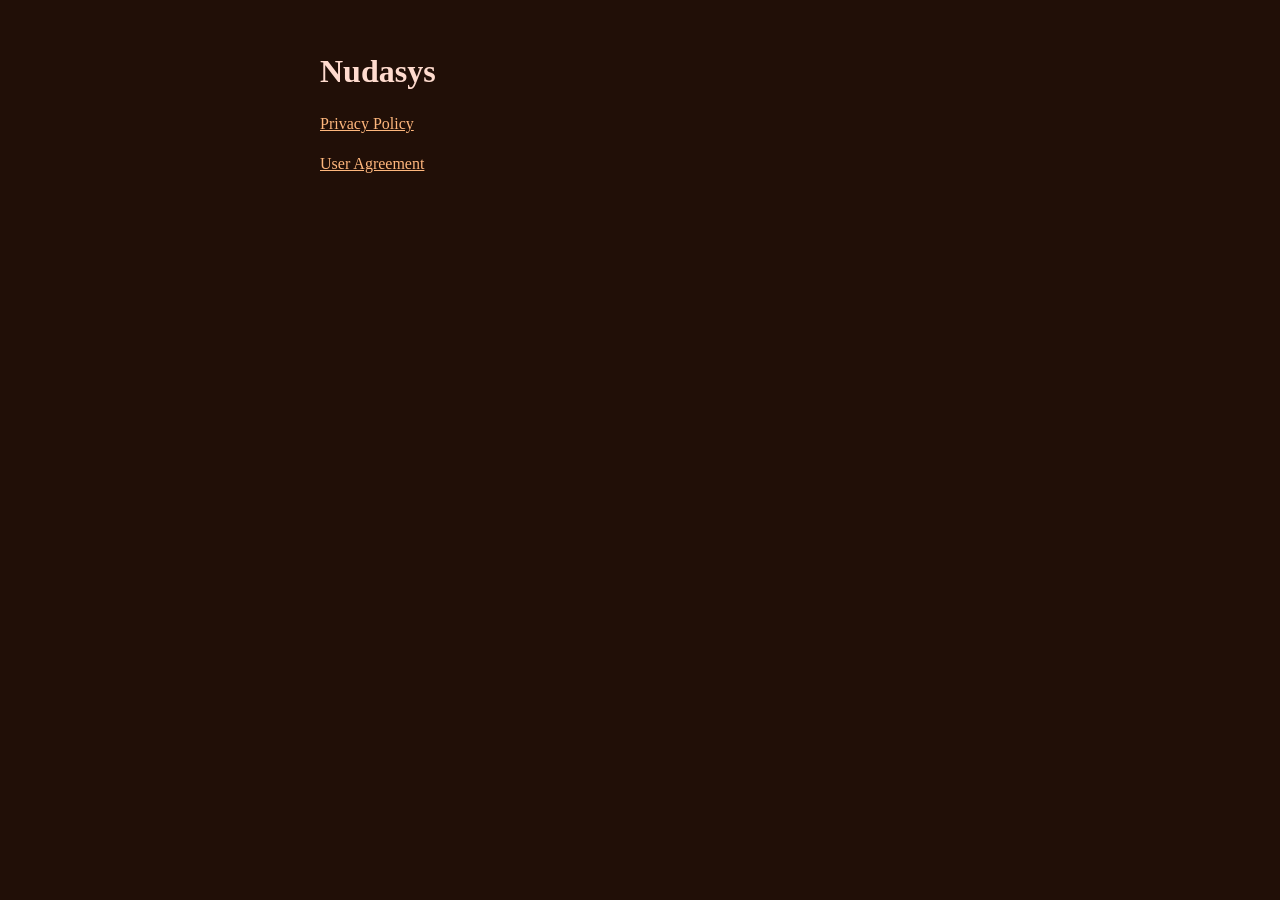
<file: index.html>
<!DOCTYPE html>
<html lang="en">
<head>
  <meta charset="utf-8">
  <meta name="viewport" content="width=device-width, initial-scale=1">
  <title>Nudasys</title>
  <link rel="stylesheet" href="legal.css">
</head>
<body>
  <main>
    <h1>Nudasys</h1>
    <p><a href="privacy-policy.html">Privacy Policy</a></p>
    <p><a href="user-agreement.html">User Agreement</a></p>
  </main>
</body>
</html>
</file>
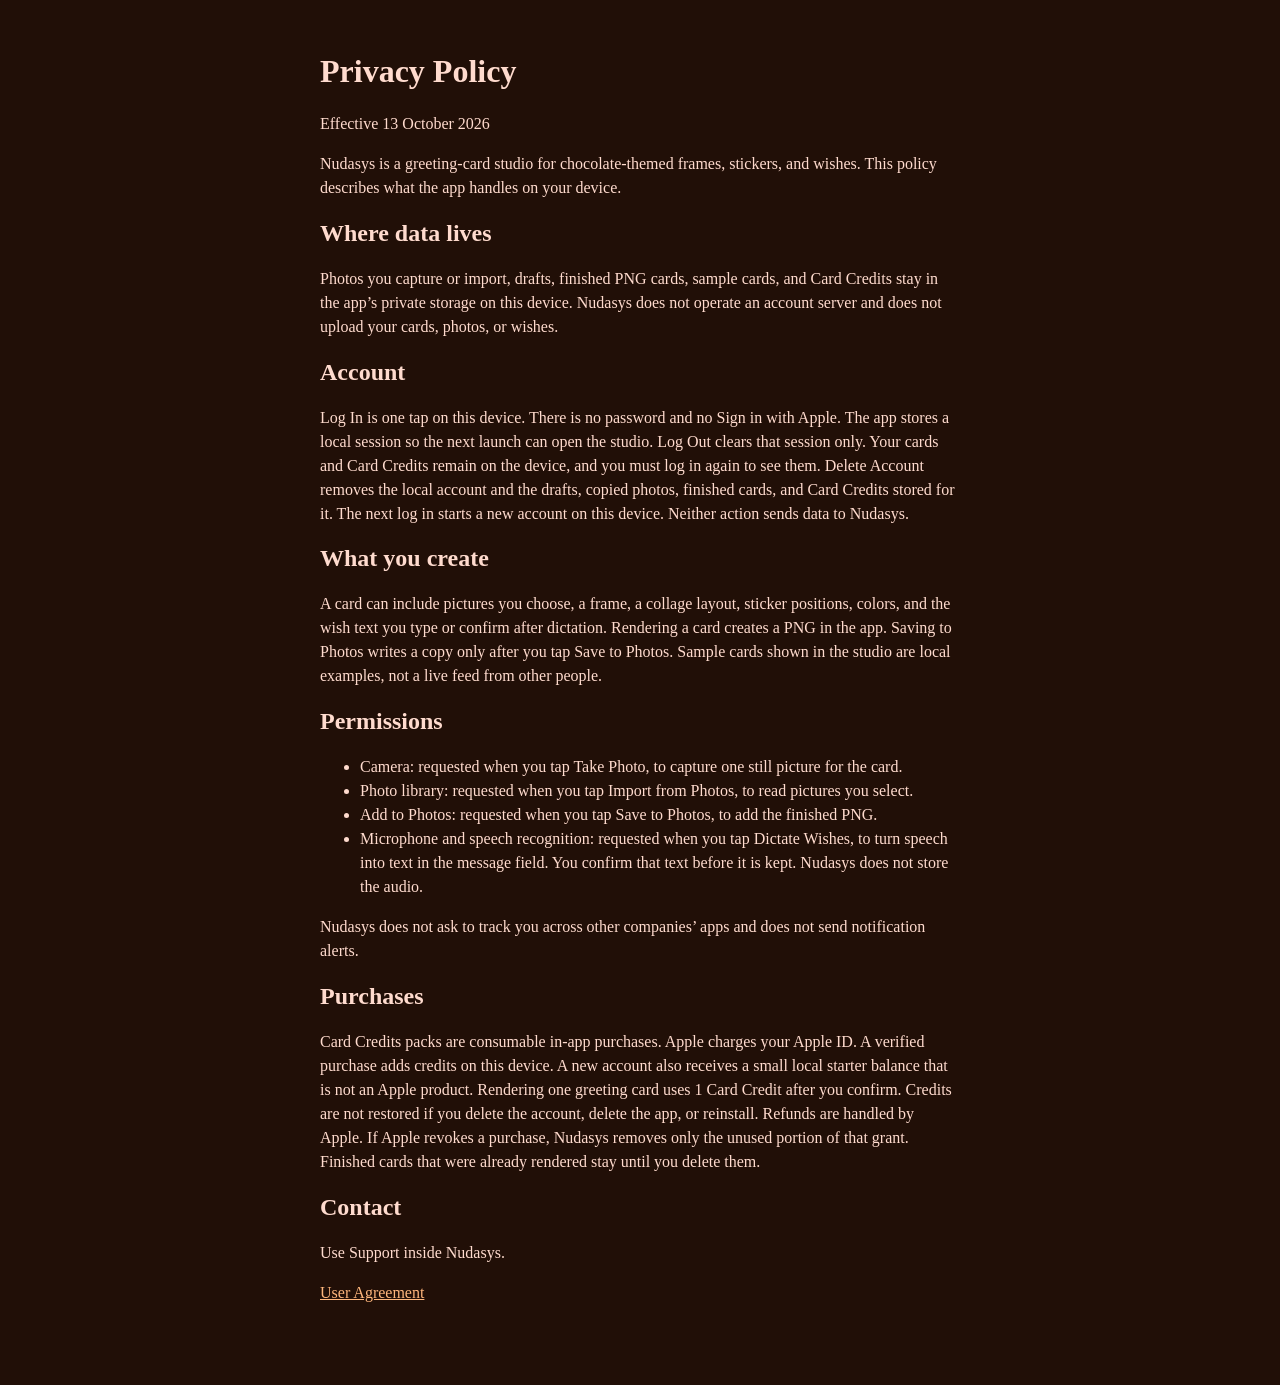
<file: privacy-policy.html>
<!DOCTYPE html>
<html lang="en">
<head>
  <meta charset="utf-8">
  <meta name="viewport" content="width=device-width, initial-scale=1">
  <title>Nudasys Privacy Policy</title>
  <link rel="stylesheet" href="legal.css">
</head>
<body>
  <main>
    <h1>Privacy Policy</h1>
    <p>Effective 13 October 2026</p>
    <p>Nudasys is a greeting-card studio for chocolate-themed frames, stickers, and wishes. This policy describes what the app handles on your device.</p>
    <h2>Where data lives</h2>
    <p>Photos you capture or import, drafts, finished PNG cards, sample cards, and Card Credits stay in the app’s private storage on this device. Nudasys does not operate an account server and does not upload your cards, photos, or wishes.</p>
    <h2>Account</h2>
    <p>Log In is one tap on this device. There is no password and no Sign in with Apple. The app stores a local session so the next launch can open the studio. Log Out clears that session only. Your cards and Card Credits remain on the device, and you must log in again to see them. Delete Account removes the local account and the drafts, copied photos, finished cards, and Card Credits stored for it. The next log in starts a new account on this device. Neither action sends data to Nudasys.</p>
    <h2>What you create</h2>
    <p>A card can include pictures you choose, a frame, a collage layout, sticker positions, colors, and the wish text you type or confirm after dictation. Rendering a card creates a PNG in the app. Saving to Photos writes a copy only after you tap Save to Photos. Sample cards shown in the studio are local examples, not a live feed from other people.</p>
    <h2>Permissions</h2>
    <ul>
      <li>Camera: requested when you tap Take Photo, to capture one still picture for the card.</li>
      <li>Photo library: requested when you tap Import from Photos, to read pictures you select.</li>
      <li>Add to Photos: requested when you tap Save to Photos, to add the finished PNG.</li>
      <li>Microphone and speech recognition: requested when you tap Dictate Wishes, to turn speech into text in the message field. You confirm that text before it is kept. Nudasys does not store the audio.</li>
    </ul>
    <p>Nudasys does not ask to track you across other companies’ apps and does not send notification alerts.</p>
    <h2>Purchases</h2>
    <p>Card Credits packs are consumable in-app purchases. Apple charges your Apple ID. A verified purchase adds credits on this device. A new account also receives a small local starter balance that is not an Apple product. Rendering one greeting card uses 1 Card Credit after you confirm. Credits are not restored if you delete the account, delete the app, or reinstall. Refunds are handled by Apple. If Apple revokes a purchase, Nudasys removes only the unused portion of that grant. Finished cards that were already rendered stay until you delete them.</p>
    <h2>Contact</h2>
    <p>Use Support inside Nudasys.</p>
    <p><a href="user-agreement.html">User Agreement</a></p>
  </main>
</body>
</html>
</file>
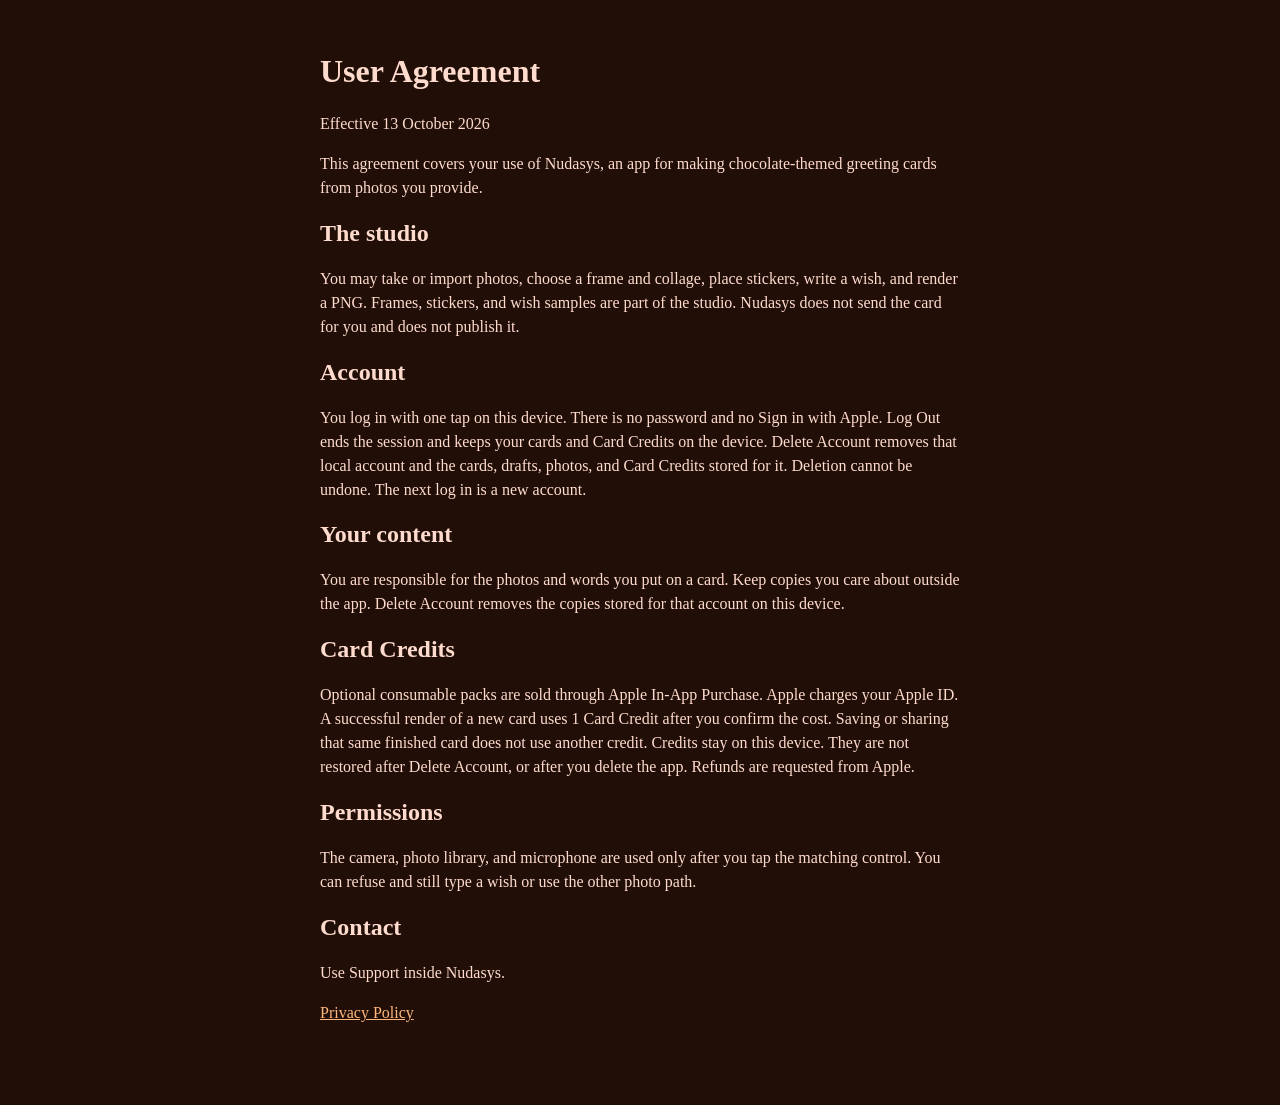
<file: user-agreement.html>
<!DOCTYPE html>
<html lang="en">
<head>
  <meta charset="utf-8">
  <meta name="viewport" content="width=device-width, initial-scale=1">
  <title>Nudasys User Agreement</title>
  <link rel="stylesheet" href="legal.css">
</head>
<body>
  <main>
    <h1>User Agreement</h1>
    <p>Effective 13 October 2026</p>
    <p>This agreement covers your use of Nudasys, an app for making chocolate-themed greeting cards from photos you provide.</p>
    <h2>The studio</h2>
    <p>You may take or import photos, choose a frame and collage, place stickers, write a wish, and render a PNG. Frames, stickers, and wish samples are part of the studio. Nudasys does not send the card for you and does not publish it.</p>
    <h2>Account</h2>
    <p>You log in with one tap on this device. There is no password and no Sign in with Apple. Log Out ends the session and keeps your cards and Card Credits on the device. Delete Account removes that local account and the cards, drafts, photos, and Card Credits stored for it. Deletion cannot be undone. The next log in is a new account.</p>
    <h2>Your content</h2>
    <p>You are responsible for the photos and words you put on a card. Keep copies you care about outside the app. Delete Account removes the copies stored for that account on this device.</p>
    <h2>Card Credits</h2>
    <p>Optional consumable packs are sold through Apple In-App Purchase. Apple charges your Apple ID. A successful render of a new card uses 1 Card Credit after you confirm the cost. Saving or sharing that same finished card does not use another credit. Credits stay on this device. They are not restored after Delete Account, or after you delete the app. Refunds are requested from Apple.</p>
    <h2>Permissions</h2>
    <p>The camera, photo library, and microphone are used only after you tap the matching control. You can refuse and still type a wish or use the other photo path.</p>
    <h2>Contact</h2>
    <p>Use Support inside Nudasys.</p>
    <p><a href="privacy-policy.html">Privacy Policy</a></p>
  </main>
</body>
</html>
</file>
<file: legal.css>
body { margin: 0; background: #210f07; color: #ffdbce; font-family: Georgia, "Times New Roman", serif; }
main { max-width: 40rem; margin: 0 auto; padding: 2rem 1.25rem 4rem; }
h1, h2 { font-weight: 600; }
a { color: #ffb77d; }
p, li { line-height: 1.5; }
</file>
